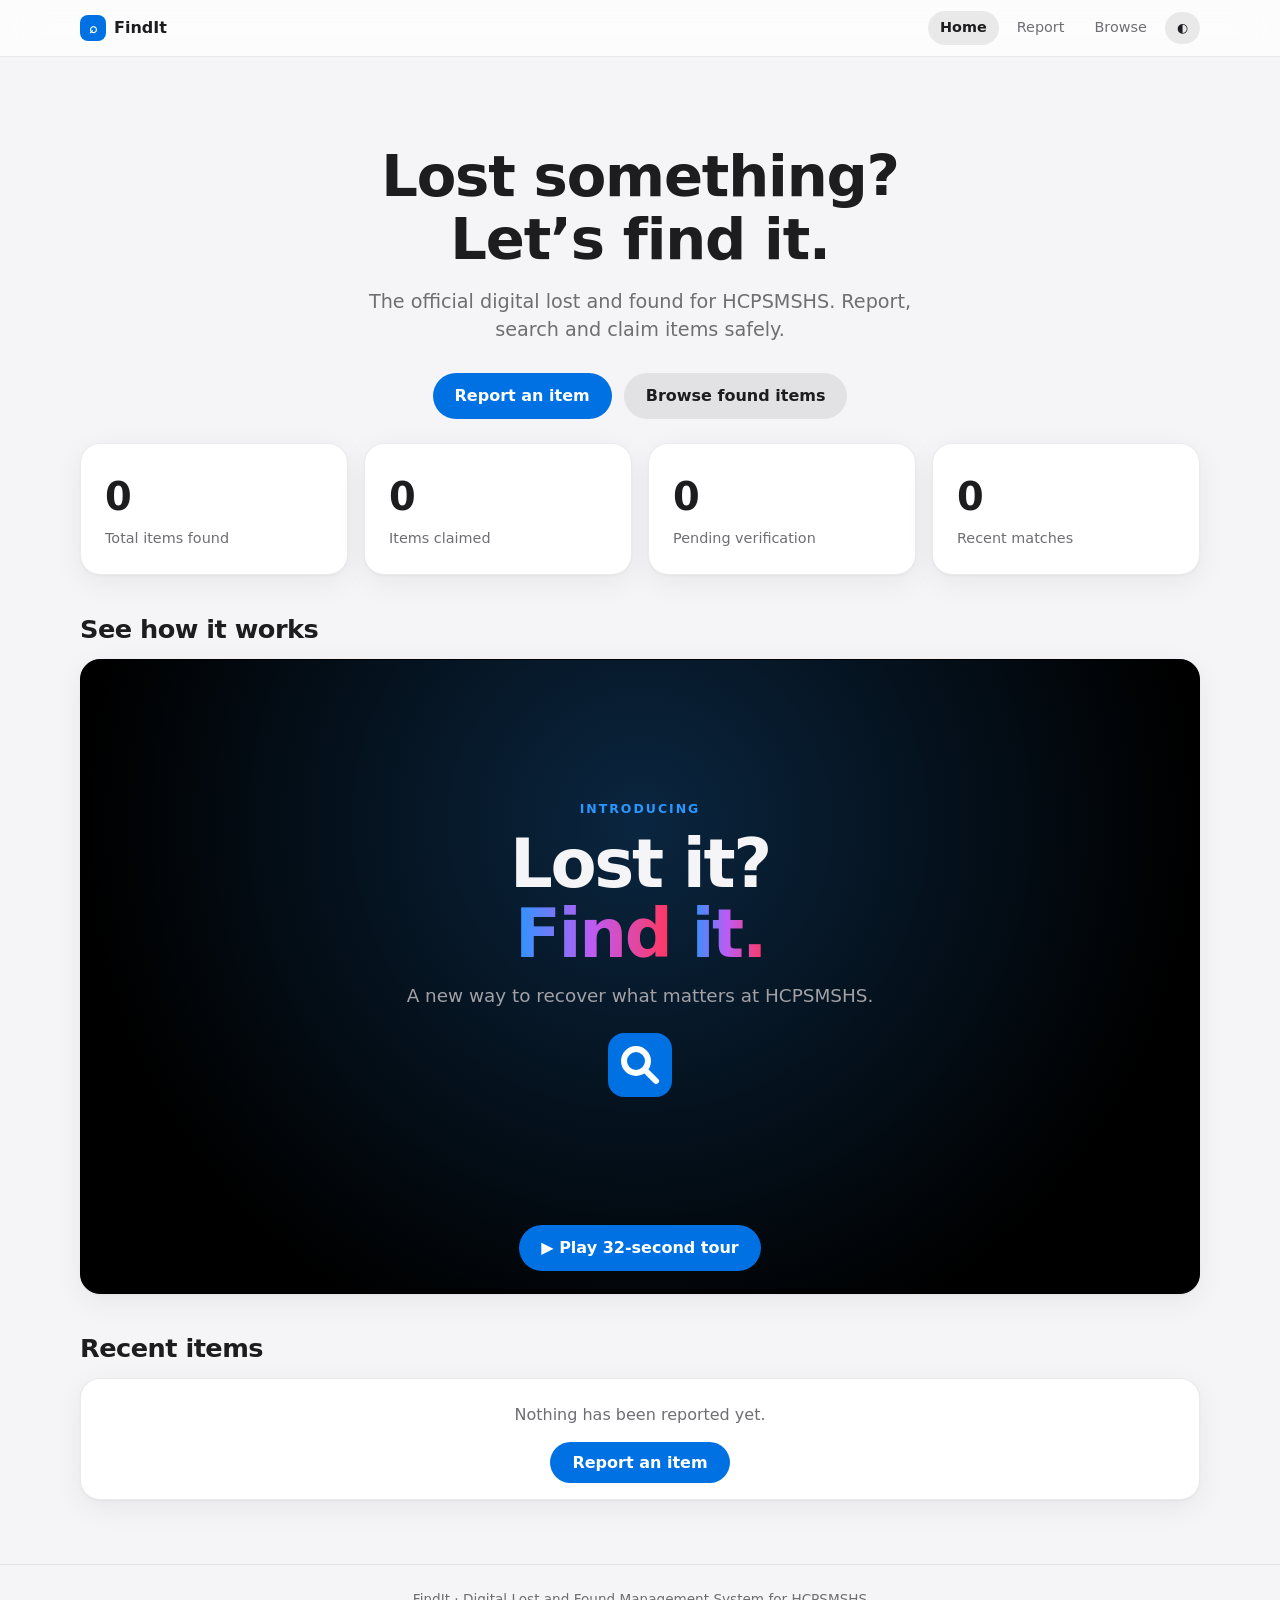
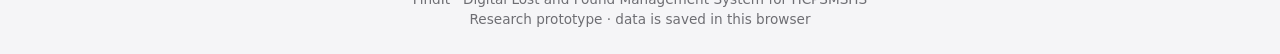
<file: index.html>
<!DOCTYPE html><html lang="en"><head><meta charset="utf-8"><meta name="viewport" content="width=device-width,initial-scale=1"><title>Home · FindIt</title><link rel="stylesheet" href="style.css"></head>
<body data-page="index"><div id="nav"></div><main>
<section class="hero"><h1>Lost something?<br>Let’s find it.</h1><p>The official digital lost and found for HCPSMSHS. Report, search and claim items safely.</p><div class="row center"><a class="btn" href="report-item.html">Report an item</a><a class="btn g" href="browse.html">Browse found items</a></div></section>
<div class="stats" id="stats"></div><h2>See how it works</h2>
<div class="card promo"><div class="stage" id="stage"><div class="scn" id="scn"></div><button class="btn" id="play">▶ Play 32-second tour</button></div><div class="pbar"><b id="pb"></b></div></div>
<h2>Recent items</h2><div class="grid" id="recent"></div>
</main><div id="foot"></div><script src="app.js"></script></body></html>
</file>
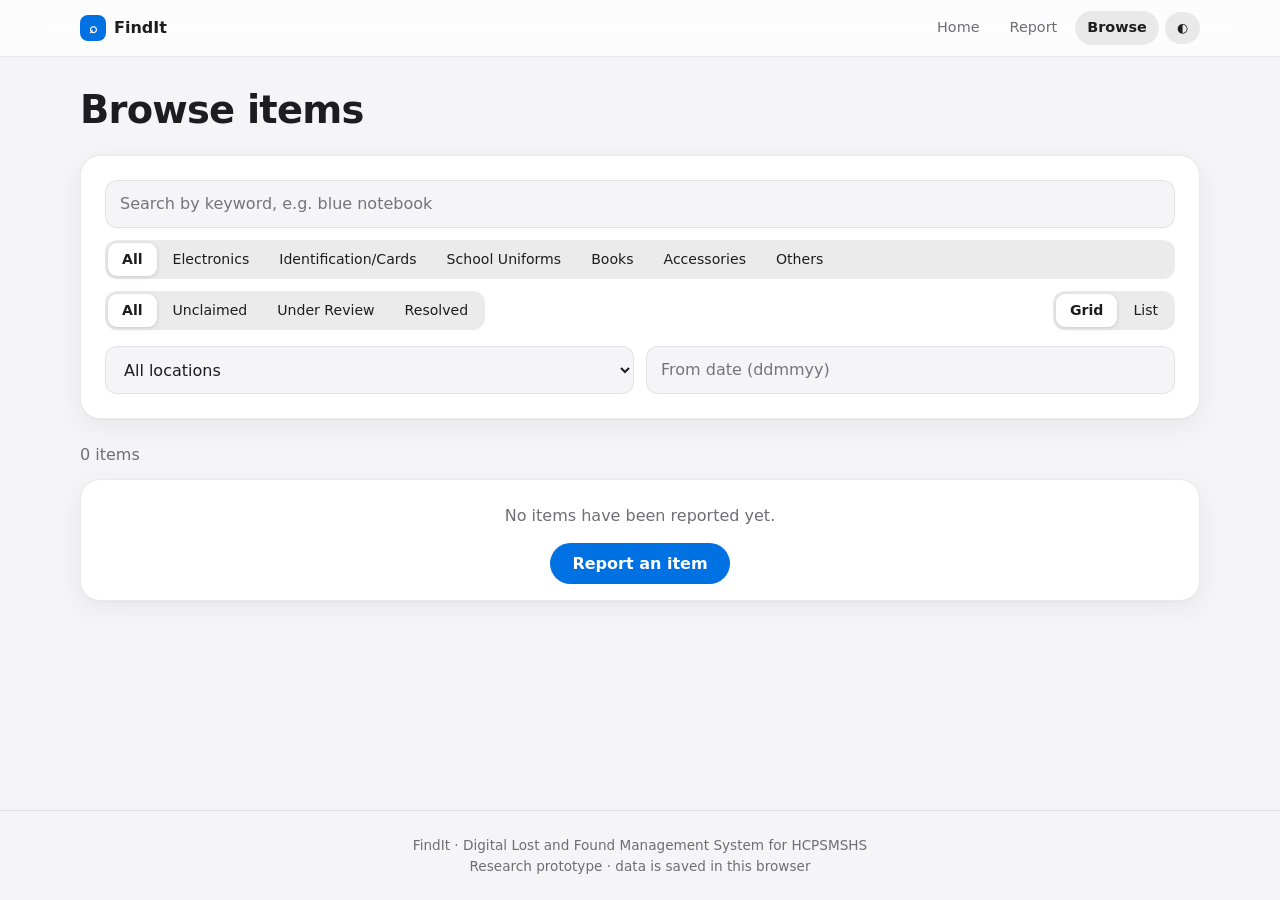
<file: browse.html>
<!DOCTYPE html><html lang="en"><head><meta charset="utf-8"><meta name="viewport" content="width=device-width,initial-scale=1"><title>Browse · FindIt</title><link rel="stylesheet" href="style.css"></head>
<body data-page="browse"><div id="nav"></div><main>
<h1 style="font-size:2.4rem">Browse items</h1><br><div class="filters card">
<input id="q" type="search" placeholder="Search by keyword, e.g. blue notebook">
<div class="seg" id="cats"></div>
<div class="row" style="justify-content:space-between"><div class="seg" id="st"><button class="on">All</button><button>Unclaimed</button><button>Under Review</button><button>Resolved</button></div><div class="seg" id="vw"><button class="on" data-v="grid">Grid</button><button data-v="list">List</button></div></div>
<div class="fl"><select id="loc" aria-label="Location"></select><input id="from" inputmode="numeric" maxlength="8" placeholder="From date (ddmmyy)" aria-label="From date, ddmmyy"></div></div>
<p class="mu" id="cnt" style="margin-bottom:12px"></p><div id="res"></div>
</main><div id="foot"></div><script src="app.js"></script></body></html>
</file>
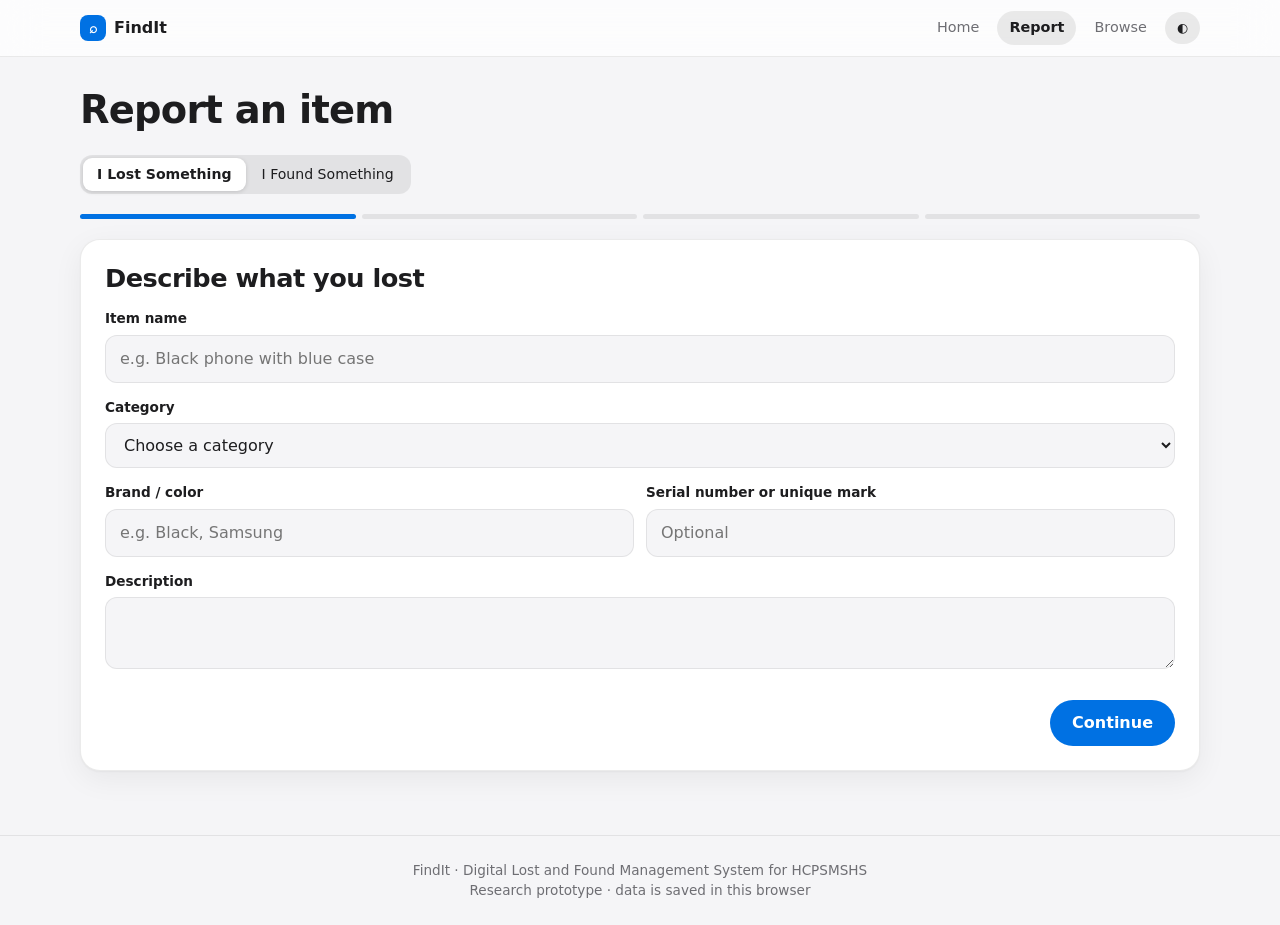
<file: report-item.html>
<!DOCTYPE html><html lang="en"><head><meta charset="utf-8"><meta name="viewport" content="width=device-width,initial-scale=1"><title>Report · FindIt</title><link rel="stylesheet" href="style.css"></head>
<body data-page="report"><div id="nav"></div><main>
<h1 style="font-size:2.4rem">Report an item</h1><br>
<div class="seg" id="type"><button class="on" data-t="lost">I Lost Something</button><button data-t="found">I Found Something</button></div>
<div class="steps" id="dots"></div>
<div class="card" id="wiz">
<section class="step"><h2 id="ttl" style="margin-top:0">Describe what you lost</h2><label>Item name</label><input id="name" placeholder="e.g. Black phone with blue case"><label>Category</label><select id="cat"></select><div class="fl"><div><label>Brand / color</label><input id="brand" placeholder="e.g. Black, Samsung"></div><div><label>Serial number or unique mark</label><input id="serial" placeholder="Optional"></div></div><label>Description</label><textarea id="desc" rows="2"></textarea><div id="fq" style="display:none"><label>Verification question (only the owner should know)</label><input id="q" placeholder="e.g. What is written inside the cover?"><label>Correct answer</label><input id="a"></div></section>
<section class="step"><h2 style="margin-top:0">Where and when?</h2><p class="mu">Tap the closest campus area.</p><br><div class="map" id="map"></div><label>Date and time</label><input type="datetime-local" id="when"></section>
<section class="step"><h2 style="margin-top:0">Add photos</h2><div class="drop" id="drop">Drag photos here or click to browse</div><input type="file" id="file" accept="image/*" multiple hidden><div class="prev" id="prev"></div></section>
<section class="step"><h2 style="margin-top:0">Contact info</h2><label>HCPSMSHS email</label><input type="email" id="email" placeholder="name@hcpsmshs.edu.ph"><p class="mu" style="font-size:.85rem;margin-top:8px">We send a verification link to confirm you’re a student or staff member.</p></section>
<div class="row" style="justify-content:space-between;margin-top:24px"><button class="btn g" id="back">Back</button><button class="btn" id="next">Continue</button></div></div>
</main><div id="foot"></div><script src="app.js"></script></body></html>
</file>
<file: style.css>
:root{--bg:#F5F5F7;--card:#fff;--tx:#1d1d1f;--mu:#6e6e73;--bd:rgba(0,0,0,.08);--ac:#0071e3;--ok:#1d9b4f;--wa:#c77700;--glass:rgba(255,255,255,.72);--sh:0 1px 2px rgba(0,0,0,.04),0 8px 30px rgba(0,0,0,.06);--r:20px}
:root[data-theme=dark]{--bg:#0e0e10;--card:#1c1c1e;--tx:#f5f5f7;--mu:#98989d;--bd:rgba(255,255,255,.1);--ac:#2997ff;--ok:#32d74b;--wa:#ff9f0a;--glass:rgba(28,28,30,.72);--sh:0 8px 30px rgba(0,0,0,.4)}
*{box-sizing:border-box;margin:0}
body{font:16px/1.5 -apple-system,BlinkMacSystemFont,"SF Pro Text",Inter,system-ui,sans-serif;background:var(--bg);color:var(--tx);-webkit-font-smoothing:antialiased;min-height:100vh;display:flex;flex-direction:column}
main{flex:1;width:min(1120px,92%);margin:0 auto;padding:32px 0 64px}
h1,h2,h3{letter-spacing:-.02em;line-height:1.1}h1{font-size:clamp(2.2rem,5vw,3.6rem);font-weight:700}h2{font-size:1.6rem;margin:40px 0 16px}h3{font-size:1.05rem}
p.mu,.mu{color:var(--mu)}a{color:inherit;text-decoration:none}
:focus-visible{outline:3px solid var(--ac);outline-offset:2px}
nav{position:sticky;top:0;z-index:20;background:var(--glass);backdrop-filter:saturate(180%) blur(20px);-webkit-backdrop-filter:saturate(180%) blur(20px);border-bottom:1px solid var(--bd)}
nav .in{width:min(1120px,92%);margin:0 auto;height:56px;display:flex;align-items:center;gap:6px}
nav .logo{font-weight:700;margin-right:auto;display:flex;gap:8px;align-items:center}nav .logo i{width:26px;height:26px;border-radius:8px;background:var(--ac);display:grid;place-items:center;color:#fff;font-style:normal;font-size:14px}
nav a.l{padding:6px 12px;border-radius:999px;font-size:.9rem;color:var(--mu);transition:.2s}nav a.l:hover{color:var(--tx);background:var(--bd)}nav a.l.on{color:var(--tx);background:var(--bd);font-weight:600}
footer{border-top:1px solid var(--bd);padding:24px 0;text-align:center;color:var(--mu);font-size:.85rem}
.card{background:var(--card);border-radius:var(--r);corner-shape:squircle;box-shadow:var(--sh);border:1px solid var(--bd);padding:24px}
.hero{padding:56px 0 24px;text-align:center}.hero p{max-width:560px;margin:16px auto 28px;font-size:1.2rem;color:var(--mu)}
.row{display:flex;gap:12px;flex-wrap:wrap;align-items:center}.center{justify-content:center}
.btn{border:0;cursor:pointer;font:inherit;font-weight:600;padding:11px 22px;border-radius:999px;background:var(--ac);color:#fff;transition:.2s}.btn:hover{filter:brightness(1.1);transform:scale(1.02)}.btn:active{transform:scale(.98)}
.btn.g{background:var(--bd);color:var(--tx)}.btn.sm{padding:6px 12px;font-size:.8rem}.btn.r{background:#ff3b30}.btn[disabled]{opacity:.4;pointer-events:none}
.stats{display:grid;grid-template-columns:repeat(auto-fit,minmax(200px,1fr));gap:16px}.stat b{display:block;font-size:2.4rem;letter-spacing:-.03em}.stat span{color:var(--mu);font-size:.9rem}
.grid{display:grid;grid-template-columns:repeat(auto-fill,minmax(250px,1fr));gap:20px}.grid.list{grid-template-columns:1fr}
.item{padding:0;overflow:hidden;transition:.25s;display:block}.item:hover{transform:translateY(-4px);box-shadow:0 14px 40px rgba(0,0,0,.14)}
.list .item{display:flex}.list .item .ph{width:140px;height:auto;flex:none}
.ph{height:160px;display:grid;place-items:center;font-size:3.4rem}.item .bd{padding:16px}.item p{font-size:.85rem;color:var(--mu)}
.badge{display:inline-block;padding:3px 10px;border-radius:999px;font-size:.72rem;font-weight:600;background:rgba(0,113,227,.12);color:var(--ac);margin-bottom:8px}
.badge.Matched{background:rgba(199,119,0,.14);color:var(--wa)}.badge.Claimed,.badge.Resolved{background:rgba(29,155,79,.14);color:var(--ok)}
.seg{display:inline-flex;background:var(--bd);padding:3px;border-radius:12px;gap:2px;flex-wrap:wrap}.seg button{border:0;background:none;font:inherit;font-size:.88rem;padding:6px 14px;border-radius:9px;cursor:pointer;color:var(--tx)}.seg button.on{background:var(--card);box-shadow:0 1px 4px rgba(0,0,0,.15);font-weight:600}
input,select,textarea{font:inherit;width:100%;padding:11px 14px;border-radius:12px;border:1px solid var(--bd);background:var(--bg);color:var(--tx)}input:focus,select:focus,textarea:focus{outline:2px solid var(--ac);border-color:transparent}
label{display:block;font-size:.85rem;font-weight:600;margin:14px 0 6px}.fl{display:grid;grid-template-columns:repeat(auto-fit,minmax(200px,1fr));gap:12px}
.filters{display:grid;gap:12px;margin-bottom:24px}.filters .fl{margin-top:4px}
.steps{display:flex;gap:6px;margin:20px 0}.steps i{flex:1;height:5px;border-radius:9px;background:var(--bd)}.steps i.on{background:var(--ac)}
.step{display:none}.step.on{display:block;animation:in .3s}@keyframes in{from{opacity:0;transform:translateX(12px)}}
.map{display:grid;grid-template-columns:repeat(4,1fr);grid-template-rows:repeat(3,70px);gap:8px;padding:12px;border-radius:16px;background:var(--bg);border:1px dashed var(--bd)}.map button{border:1px solid var(--bd);border-radius:12px;background:var(--card);color:var(--tx);font:inherit;font-size:.78rem;cursor:pointer;transition:.2s}.map button:hover{border-color:var(--ac)}.map button.on{background:var(--ac);color:#fff}
.drop{border:2px dashed var(--bd);border-radius:16px;padding:36px;text-align:center;color:var(--mu);cursor:pointer;transition:.2s}.drop.hv{border-color:var(--ac);background:rgba(0,113,227,.06)}.prev{display:flex;gap:10px;flex-wrap:wrap;margin-top:12px}.prev img{width:90px;height:90px;object-fit:cover;border-radius:14px}
.detail{display:grid;grid-template-columns:1.1fr 1fr;gap:28px}@media(max-width:800px){.detail{grid-template-columns:1fr}.map{grid-template-columns:repeat(2,1fr);grid-template-rows:none}}
.gal{height:340px;border-radius:var(--r);display:grid;place-items:center;font-size:7rem;position:relative}.gal button{position:absolute;top:50%;border:0;width:38px;height:38px;border-radius:50%;background:var(--glass);backdrop-filter:blur(10px);cursor:pointer;font-size:1.1rem;color:var(--tx)}
.dots{display:flex;gap:6px;justify-content:center;margin-top:12px}.dots i{width:7px;height:7px;border-radius:50%;background:var(--bd)}.dots i.on{background:var(--ac)}
dl{display:grid;grid-template-columns:110px 1fr;gap:10px;margin:16px 0}dt{color:var(--mu);font-size:.9rem}
dialog{border:0;border-radius:24px;padding:28px;width:min(440px,92%);background:var(--card);color:var(--tx);box-shadow:0 30px 80px rgba(0,0,0,.35)}dialog::backdrop{background:rgba(0,0,0,.35);backdrop-filter:blur(8px)}
#qr{display:grid;place-items:center;padding:16px;background:#fff;border-radius:16px;width:fit-content;margin:16px auto}
table{width:100%;border-collapse:collapse;font-size:.88rem}th{text-align:left;color:var(--mu);font-weight:500;padding:10px 8px;border-bottom:1px solid var(--bd)}td{padding:12px 8px;border-bottom:1px solid var(--bd)}.sc{overflow-x:auto}td .row{gap:4px;flex-wrap:nowrap}
.bar{height:10px;border-radius:9px;background:var(--bd);overflow:hidden;margin:6px 0 14px}.bar b{display:block;height:100%;border-radius:9px;background:var(--ac);transition:width 1s}
.cols{display:flex;align-items:flex-end;gap:10px;height:150px}.cols div{flex:1;background:var(--ac);border-radius:8px 8px 0 0;position:relative;opacity:.85;transition:.2s}.cols div:hover{opacity:1}.cols span{position:absolute;top:-20px;left:0;right:0;text-align:center;font-size:.72rem}.cols small{position:absolute;bottom:-20px;left:0;right:0;text-align:center;color:var(--mu);font-size:.72rem}
.two{display:grid;grid-template-columns:repeat(auto-fit,minmax(320px,1fr));gap:20px}
#toast{position:fixed;bottom:28px;left:50%;transform:translate(-50%,90px);background:var(--glass);backdrop-filter:blur(20px);border:1px solid var(--bd);padding:12px 22px;border-radius:999px;box-shadow:var(--sh);transition:.35s;z-index:50}#toast.on{transform:translate(-50%,0)}
@media(prefers-reduced-motion:reduce){*{animation:none!important;transition:none!important}}
.tabs{display:none}.map button{min-height:56px}table{min-width:640px}
@media(max-width:700px){
nav a.l{display:none}
.tabs{display:flex;position:fixed;bottom:0;left:0;right:0;z-index:30;background:var(--glass);backdrop-filter:blur(20px);-webkit-backdrop-filter:blur(20px);border-top:1px solid var(--bd);padding:6px 0 calc(6px + env(safe-area-inset-bottom))}
.tabs a{flex:1;text-align:center;font-size:.7rem;color:var(--mu)}.tabs a b{display:block;font-size:1.3rem;font-weight:400;line-height:1.3}.tabs a.on{color:var(--ac);font-weight:600}
body{padding-bottom:72px}main{width:94%;padding-top:20px}h2{font-size:1.35rem;margin:28px 0 12px}
.stats{grid-template-columns:1fr 1fr;gap:12px}.stat b{font-size:1.8rem}.card{padding:18px}.hero{padding:24px 0 8px}.hero p{font-size:1.05rem}
.grid{grid-template-columns:1fr 1fr;gap:12px}.grid.list{grid-template-columns:1fr}.ph{height:120px}.list .item .ph{width:100px}.gal{height:260px;font-size:5rem}
.seg{overflow-x:auto;flex-wrap:nowrap;max-width:100%}.seg button{white-space:nowrap}
input,select,textarea{font-size:16px}dl{grid-template-columns:90px 1fr}.btn{padding:12px 20px}
}
body{overflow-x:clip}main{min-width:0}.filters{grid-template-columns:minmax(0,1fr)}.filters>*{min-width:0}
input,select,textarea{min-width:0;max-width:100%}.item{min-width:0}.item .bd{min-width:0}.item h3,.item p{overflow-wrap:anywhere}
@media(max-width:700px){.grid{grid-template-columns:repeat(2,minmax(0,1fr))}.grid.list{grid-template-columns:minmax(0,1fr)}.filters .row{flex-direction:column;align-items:stretch}.filters .seg{width:100%}.fl{grid-template-columns:minmax(0,1fr)}.ph{font-size:2.6rem}}
.promo{padding:0;overflow:hidden;background:#000;border-color:#000}
.stage{--g:#2997ff;position:relative;aspect-ratio:16/9;min-height:440px;background:#000;color:#f5f5f7;display:grid;place-items:center;overflow:hidden;padding:20px 16px 64px}
.stage:before{content:"";position:absolute;inset:-30%;background:radial-gradient(circle at 50% 35%,var(--g),transparent 50%);opacity:.25;transition:background .9s}
.scn{position:relative;text-align:center;width:100%;animation:sin .9s cubic-bezier(.16,1,.3,1) both}.scn.out{animation:sout .45s ease-in forwards}
@keyframes sin{from{opacity:0;transform:scale(1.07)}}@keyframes sout{to{opacity:0;transform:scale(.96);filter:blur(8px)}}
@keyframes rise{from{opacity:0;transform:translateY(34px);filter:blur(10px)}}
.eb{font-size:.78rem;font-weight:600;letter-spacing:.16em;text-transform:uppercase;color:var(--g);margin-bottom:10px;animation:rise .8s .1s cubic-bezier(.16,1,.3,1) both}
.hl{font-size:clamp(2rem,6.2vw,4.2rem);font-weight:700;letter-spacing:-.035em;line-height:1.05}.hl span{display:inline-block;animation:rise .9s cubic-bezier(.16,1,.3,1) both}
.hl .gr span{background:linear-gradient(90deg,var(--g),#bf5af2,#ff375f);-webkit-background-clip:text;background-clip:text;color:transparent}
.sub{color:#a1a1a6;font-size:clamp(.9rem,1.8vw,1.15rem);margin:12px auto 24px;max-width:520px;animation:rise .9s .8s cubic-bezier(.16,1,.3,1) both}
.mk{margin:0 auto;animation:rise 1s 1s cubic-bezier(.16,1,.3,1) both}.mk.lg{width:64px;animation-name:pop2}@keyframes pop2{from{opacity:0;transform:scale(.4) rotate(-12deg)}}
.gl{background:rgba(255,255,255,.08);border:1px solid rgba(255,255,255,.15);backdrop-filter:blur(20px);border-radius:22px;padding:16px}
.pg{display:flex;gap:6px;margin-bottom:12px}.pg i{flex:1;height:5px;border-radius:9px;background:rgba(255,255,255,.15);position:relative;overflow:hidden}.pg i:after{content:"";position:absolute;inset:0;background:var(--g);transform:scaleX(0);transform-origin:left;animation:fill .6s var(--d) forwards}@keyframes fill{to{transform:none}}
.ln{height:12px;border-radius:8px;background:rgba(255,255,255,.14);margin:9px 0;transform-origin:left;animation:grw .9s var(--d) cubic-bezier(.16,1,.3,1) both}@keyframes grw{from{transform:scaleX(0)}}
.ty{display:inline-block;clip-path:inset(0 100% 0 0);animation:typ 1.3s 1.3s steps(13) forwards}@keyframes typ{to{clip-path:inset(0)}}
.rw{display:flex;gap:10px;align-items:center;margin-top:12px;animation:rise .7s var(--d) both}.rw b{width:28px;height:28px;border-radius:8px;background:var(--g)}.rw u{flex:1;height:10px;border-radius:6px;background:rgba(255,255,255,.16)}
.mt{display:flex;align-items:center;justify-content:center;gap:14px}.cd{width:58px;height:74px;border-radius:14px;background:rgba(255,255,255,.1);border:1px solid rgba(255,255,255,.18);animation:fx 1s 1.2s cubic-bezier(.16,1,.3,1) both}@keyframes fx{from{opacity:0;transform:translateX(var(--x))}}
.rg{position:relative;width:96px}.rg b{position:absolute;inset:0;display:grid;place-items:center;font-size:1.3rem;animation:rise .8s 2.4s both}.rc{stroke:var(--g);stroke-linecap:round;stroke-dasharray:100;stroke-dashoffset:100;transform:rotate(-90deg);transform-origin:50% 50%;animation:rf 1.6s 1.8s cubic-bezier(.16,1,.3,1) forwards}@keyframes rf{to{stroke-dashoffset:8}}
.okc{width:34px;height:34px;border-radius:50%;background:#30d158;display:grid;place-items:center;animation:pop2 .6s 2.8s cubic-bezier(.16,1,.3,1) both}
.qr{width:108px;height:108px;margin:0 auto;background:#fff;border-radius:14px;padding:10px;display:grid;grid-template-columns:repeat(9,1fr);gap:1px;position:relative;overflow:hidden}.qr i{background:#111;border-radius:1px}.qr:after{content:"";position:absolute;left:0;right:0;height:3px;background:var(--g);box-shadow:0 0 14px var(--g);animation:sc 1s 1.4s ease-in-out 2 alternate both}@keyframes sc{from{top:0}to{top:100%}}
.vf{margin:10px auto 0;width:fit-content;padding:4px 14px;border-radius:999px;background:#30d158;color:#000;font-weight:600;font-size:.8rem;animation:rise .6s 3s both}
.bars{display:flex;gap:8px;align-items:flex-end;height:92px;width:260px}.bars i{flex:1;height:var(--h);border-radius:6px 6px 0 0;background:linear-gradient(var(--g),#bf5af2);transform-origin:bottom;animation:bg2 .9s var(--d) cubic-bezier(.16,1,.3,1) both}@keyframes bg2{from{transform:scaleY(0)}}
#play{position:absolute;left:0;right:0;bottom:18px;margin:auto;width:fit-content;z-index:2}
@media(max-width:700px){.stage{aspect-ratio:auto;min-height:470px}.mk{scale:.9}}
.pbar{height:4px;background:var(--bd)}.pbar b{display:block;height:100%;width:0;background:var(--ac);transition:width .625s linear}

.tabs a b svg{display:block;margin:0 auto 2px}
</file>
